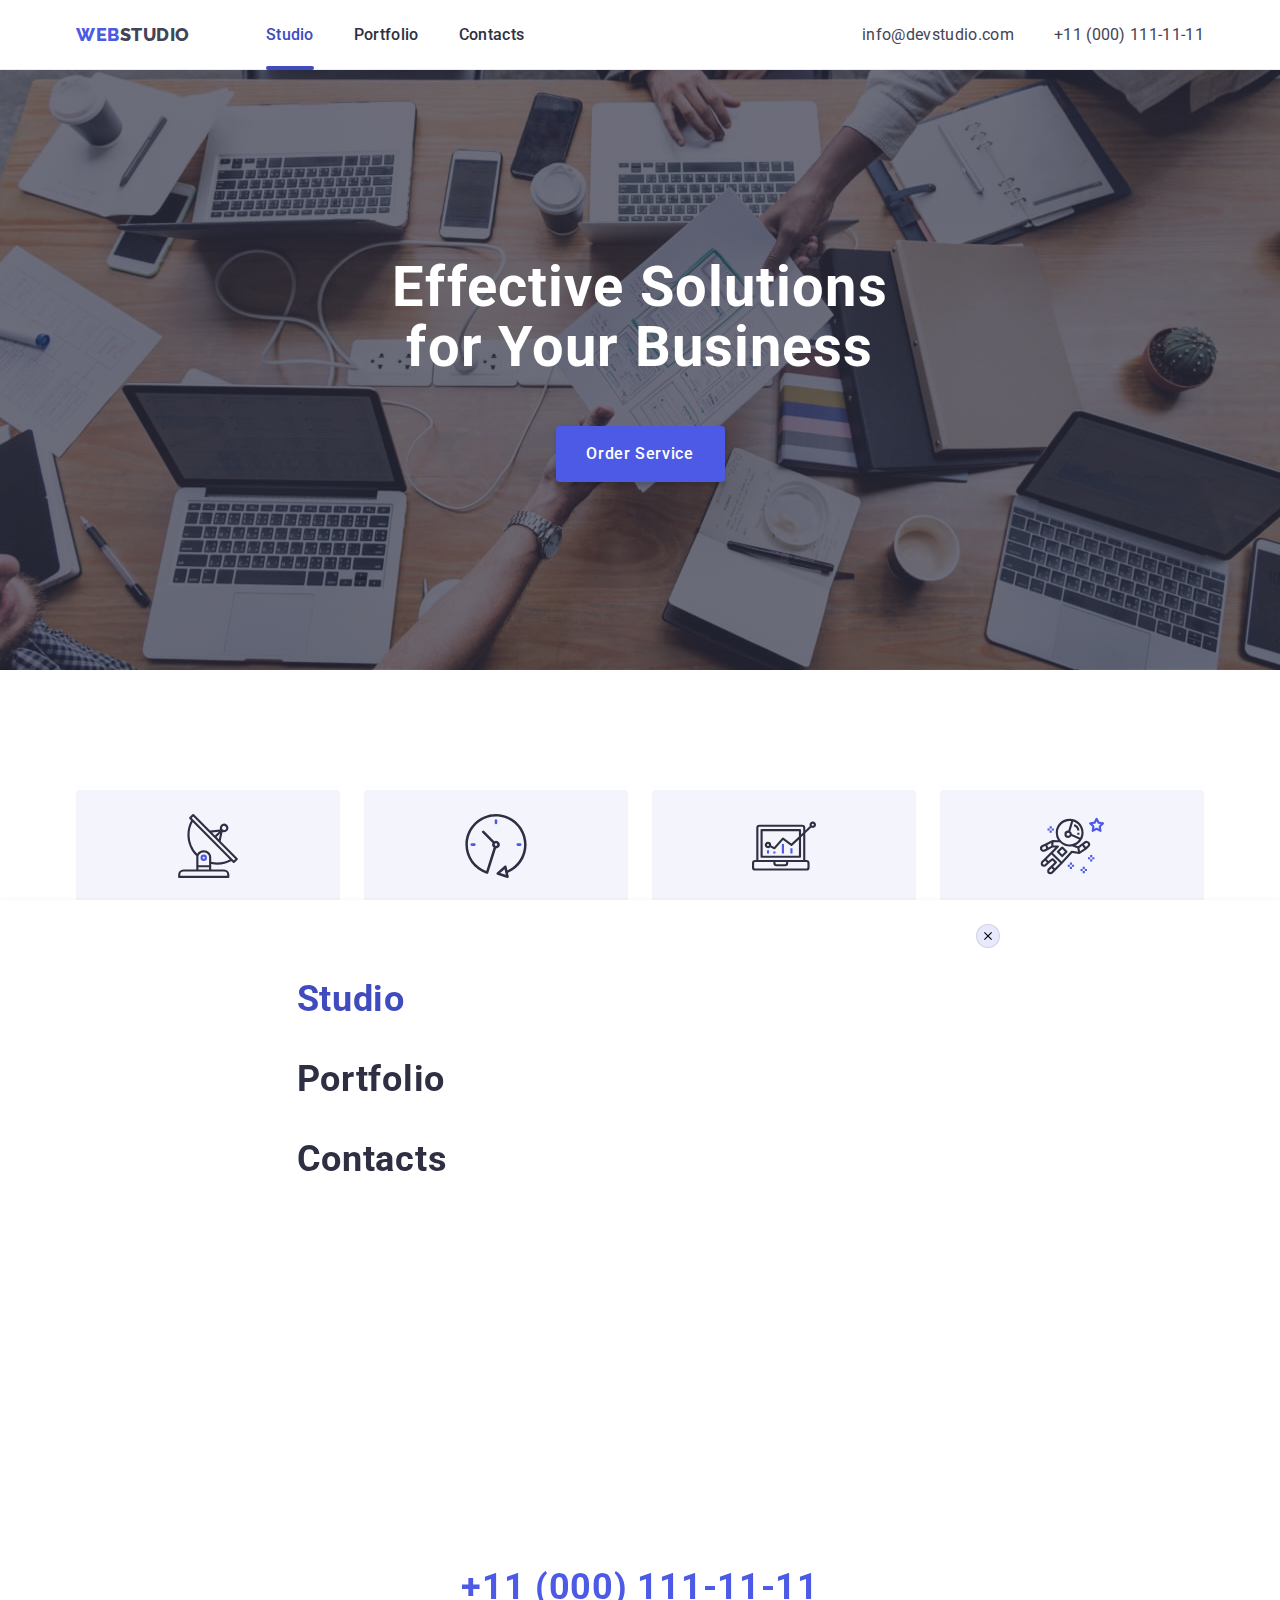
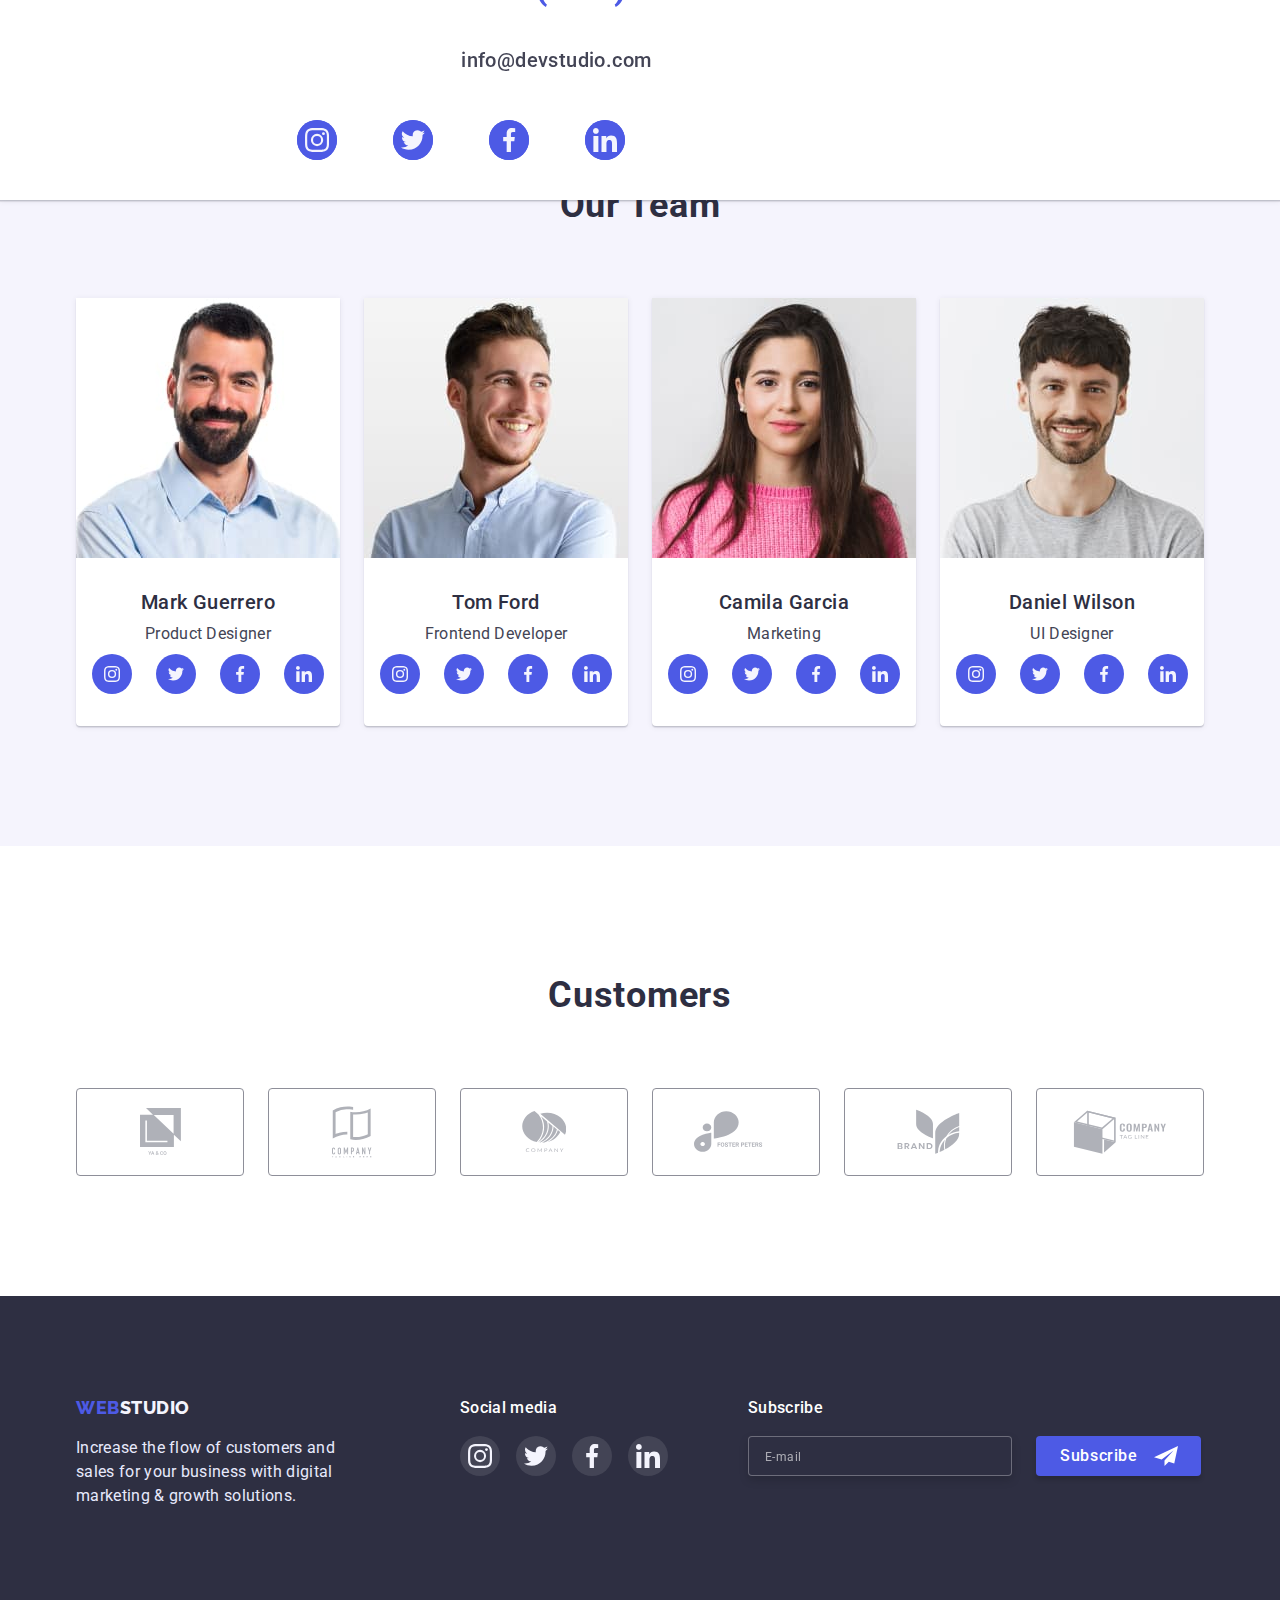
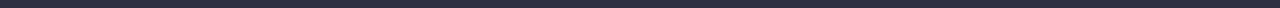
<file: index.html>
<!DOCTYPE html>
<html lang="en">
  <head>
    <meta charset="UTF-8" />
    <meta http-equiv="X-UA-Compatible" content="IE=edge" />
    <meta name="viewport" content="width=device-width, initial-scale=1.0" />
    <title>WebStudio</title>
    <link rel="preconnect" href="https://fonts.googleapis.com" />
    <link rel="preconnect" href="https://fonts.gstatic.com" crossorigin />
    <link
      href="https://fonts.googleapis.com/css2?family=Raleway:wght@800&family=Roboto:wght@400;500;700;900&display=swap"
      rel="stylesheet"
    />
    <!--Modern-normalize-->
    <link
      rel="stylesheet"
      href="https://cdnjs.cloudflare.com/ajax/libs/modern-normalize/1.1.0/modern-normalize.min.css"
    />
    <!--Custom styles-->
    <link rel="stylesheet" href="./css/styles.css" />
  </head>

  <body>
    <!-- Header section -->
    <header class="header">
      <div class="container-header container">
        <a class="logo" href="./index.html">
          <span class="logo-accent">Web</span>Studio</a
        >
        <nav>
          <ul class="site-nav">
            <li class="item">
              <a href="./index.html" class="nav-link current">Studio</a>
            </li>
            <li class="item">
              <a href="./portfolio.html" class="nav-link">Portfolio</a>
            </li>
            <li class="item">
              <a href="" class="nav-link">Contacts</a>
            </li>
          </ul>
        </nav>
        <address class="address">
          <ul class="address-list">
            <li class="item">
              <a href="mailto:info@devstudio.com" class="address-link"
                >info@devstudio.com</a
              >
            </li>
            <li class="item">
              <a href="tel:+110001111111" class="address-link"
                >+11 (000) 111-11-11</a
              >
            </li>
          </ul>
        </address>
        <!-- mob-menu-button -->
        <button type="button" class="menu-button js-open-menu">
          <svg class="menu-burger-icon" width="32" height="22">
            <use
              href="./images/symbol-defs.svg#icon-charm_menu-hamburger"
            ></use>
          </svg>
        </button>
      </div>
      <!-- mob-menu -->
      <div class="mob-menu js-menu-container">
        <div class="mob-container">
          <button class="modal-close-btn js-close-menu" type="button">
            <svg class="modal-close-btn-icon" width="8" height="8">
              <use href="./images/symbol-defs.svg#icon-close-modal"></use>
            </svg>
          </button>
          <ul class="mob-item-list">
            <li class="mob-item">
              <a
                href="index.html"
                target="_self"
                rel="noreferrer noopener"
                class="mob-link color-active"
                >Studio</a
              >
            </li>
            <li class="mob-item">
              <a
                href="portfolio.html"
                target="_self"
                rel="noreferrer noopener"
                class="mob-link"
                >Portfolio</a
              >
            </li>
            <li class="mob-item">
              <a
                href="#"
                target="_self"
                rel="noreferrer noopener"
                class="mob-link"
                >Contacts</a
              >
            </li>
          </ul>

          <div class="mob-menu-wrap">
            <address class="mob-address">
              <ul class="mob-address-list">
                <li class="mob-address-item">
                  <a class="mob-tel-link" href="tel:+110001111111"
                    >+11 (000) 111-11-11</a
                  >
                </li>
                <li class="mob-address-item">
                  <a class="mob-email-link" href="mailto:info@devstudio.com"
                    >info@devstudio.com</a
                  >
                </li>
              </ul>
            </address>
            <ul class="mob-soc-list">
              <li class="mob-soc-item">
                <a href="" class="mob-soc-link">
                  <svg class="mob-soc-icon" width="24" height="24">
                    <use
                      href="./images/symbol-defs.svg#icon-instagram-big"
                    ></use>
                  </svg>
                </a>
              </li>
              <li class="mob-soc-item">
                <a href="" class="mob-soc-link">
                  <svg class="mob-soc-icon" width="24" height="24">
                    <use href="./images/symbol-defs.svg#icon-twitter-big"></use>
                  </svg>
                </a>
              </li>
              <li class="mob-soc-item">
                <a href="" class="mob-soc-link">
                  <svg class="mob-soc-icon" width="24" height="24">
                    <use
                      href="./images/symbol-defs.svg#icon-facebook-small"
                    ></use></svg
                ></a>
              </li>
              <li class="mob-soc-item">
                <a href="" class="mob-soc-link">
                  <svg class="mob-soc-icon" width="24" height="24">
                    <use
                      href="./images/symbol-defs.svg#icon-linkedin-small"
                    ></use></svg
                ></a>
              </li>
            </ul>
          </div>
        </div>
      </div>
    </header>
    <main>
      <!-- section hero -->
      <section class="hero">
        <h1 class="hero-header">Effective Solutions for Your Business</h1>
        <button class="btn" type="button" data-modal-open>Order Service</button>
      </section>
      <!-- section our advantages -->
      <section class="advantages">
        <div class="container-advantage container">
          <h2 class="visually-hidden">Our advantages</h2>
          <ul class="advantages-list">
            <li class="advantages-list-item">
              <div class="icons">
                <svg width="64" height="64">
                  <use href="./images/symbol-defs.svg#icon-antenna"></use>
                </svg>
              </div>
              <h3 class="subtitle-advantages">Strategy</h3>
              <p class="text-advantages">
                Our goal is to identify the business problem to walk away with
                the perfect and creative solution.
              </p>
            </li>
            <li class="advantages-list-item">
              <div class="icons">
                <svg width="64" height="64">
                  <use href="./images/symbol-defs.svg#icon-clock"></use>
                </svg>
              </div>
              <h3 class="subtitle-advantages">Punctuality</h3>
              <p class="text-advantages">
                Bring the key message to the brand's audience for the best price
                within the shortest possible time.
              </p>
            </li>
            <li class="advantages-list-item">
              <div class="icons">
                <svg width="64" height="64">
                  <use href="./images/symbol-defs.svg#icon-diagram"></use>
                </svg>
              </div>
              <h3 class="subtitle-advantages">Diligence</h3>
              <p class="text-advantages">
                Research and confirm brands that present the strongest digital
                growth opportunities and minimize risk.
              </p>
            </li>
            <li class="advantages-list-item">
              <div class="icons">
                <svg width="64" height="64">
                  <use href="./images/symbol-defs.svg#icon-astronaut"></use>
                </svg>
              </div>
              <h3 class="subtitle-advantages">Technologies</h3>
              <p class="text-advantages">
                Design practice focused on digital experiences. We bring forth a
                deep passion for problem-solving.
              </p>
            </li>
          </ul>
        </div>
      </section>
      <!-- section what are we doing -->
      <section class="occupation">
        <div class="container">
          <h2 class="gallery-title">What are we doing</h2>
          <ul class="occupation-list">
            <li class="item">
              <img
                class="gallery-image"
                src="./images/"
                srcset="./images/monitor.jpg 1x, ./images/monitor@2x.jpg 2x"
                alt="Desktop monitor"
                width="360"
                height="300"
              />
            </li>
            <li class="item">
              <img
                class="gallery-image"
                src="./images/"
                srcset="
                  ./images/mobile-messenger.jpg    1x,
                  ./images/mobile-messenger@2x.jpg 2x
                "
                alt="Mobile messenger correspondence"
                width="360"
                height="300"
              />
            </li>
            <li class="item">
              <img
                class="gallery-item"
                src="./images/"
                srcset="
                  ./images/mobile-in-hand.jpg    1x,
                  ./images/mobile-in-hand@2x.jpg 2x
                "
                alt="Mobile phone with a
              picture on the screen in a hand"
                width="360"
                height="300"
              />
            </li>
          </ul>
        </div>
      </section>
      <!-- section our team -->
      <!-- social links list-->
      <section class="team">
        <div class="container">
          <h2 class="title-section">Our Team</h2>
          <ul class="team-list">
            <li class="team-link">
              <img
              src="./images/"
                srcset="
                  ./images/product_designer.jpg    1x,
                  ./images/product_designer@2x.jpg 2x
                "
                alt="Man on the photo"
                width="264"
                height="260"
              />
              <h3 class="subtitle-team">Mark Guerrero</h3>
              <p class="text-team">Product Designer</p>
              <ul class="social-links">
                <li>
                  <a
                    href="https://instagram.com"
                    class="link"
                    aria-label="instagram icon"
                  >
                    <svg class="link-icon" width="16" height="16">
                      <use
                        href="./images/symbol-defs.svg#icon-instagram-big"
                      ></use>
                    </svg>
                  </a>
                </li>
                <li>
                  <a
                    href="https://twitter.com"
                    class="link"
                    aria-label="twitter icon"
                  >
                    <svg class="link-icon" width="16" height="16">
                      <use
                        href="./images/symbol-defs.svg#icon-twitter-big"
                      ></use>
                    </svg>
                  </a>
                </li>
                <li>
                  <a
                    href="https://facebook.com"
                    class="link"
                    aria-label="facebook icon"
                  >
                    <svg class="link-icon" width="16" height="16">
                      <use
                        href="./images/symbol-defs.svg#icon-facebook-big"
                      ></use>
                    </svg>
                  </a>
                </li>
                <li>
                  <a
                    href="https://linkedin.com"
                    class="link"
                    aria-label="linkedin icon"
                  >
                    <svg class="link-icon" width="16" height="16">
                      <use
                        href="./images/symbol-defs.svg#icon-linkedin-big"
                      ></use>
                    </svg>
                  </a>
                </li>
              </ul>
            </li>
            <li class="team-link">
              <img
              src="./images/"
                srcset="
                  ./images/frontend_developer.jpg    1x,
                  ./images/frontend_developer@2x.jpg 2x
                "
                alt="Man on the photo"
                width="264"
                height="260"
              />
              <h3 class="subtitle-team">Tom Ford</h3>
              <p class="text-team">Frontend Developer</p>
              <ul class="social-links">
                <li>
                  <a
                    href="https://instagram.com"
                    class="link"
                    aria-label="instagram icon"
                  >
                    <svg class="link-icon" width="16" height="16">
                      <use
                        href="./images/symbol-defs.svg#icon-instagram-big"
                      ></use>
                    </svg>
                  </a>
                </li>
                <li>
                  <a
                    href="https://twitter.com"
                    class="link"
                    aria-label="twitter icon"
                  >
                    <svg class="link-icon" width="16" height="16">
                      <use
                        href="./images/symbol-defs.svg#icon-twitter-big"
                      ></use>
                    </svg>
                  </a>
                </li>
                <li>
                  <a
                    href="https://facebook.com"
                    class="link"
                    aria-label="facebook icon"
                  >
                    <svg class="link-icon" width="16" height="16">
                      <use
                        href="./images/symbol-defs.svg#icon-facebook-big"
                      ></use>
                    </svg>
                  </a>
                </li>
                <li>
                  <a
                    href="https://linkedin.com"
                    class="link"
                    aria-label="linkedin icon"
                  >
                    <svg class="link-icon" width="16" height="16">
                      <use
                        href="./images/symbol-defs.svg#icon-linkedin-big"
                      ></use>
                    </svg>
                  </a>
                </li>
              </ul>
            </li>
            <li class="team-link">
              <img
              src="./images/"
                srcset="./images/marketing.jpg 1x, ./images/marketing@2x.jpg 2x"
                alt="Woman on the photo"
                width="264"
                height="260"
              />
              <h3 class="subtitle-team">Camila Garcia</h3>
              <p class="text-team">Marketing</p>
              <ul class="social-links">
                <li>
                  <a
                    href="https://instagram.com"
                    class="link"
                    aria-label="instagram icon"
                  >
                    <svg class="link-icon" width="16" height="16">
                      <use
                        href="./images/symbol-defs.svg#icon-instagram-big"
                      ></use>
                    </svg>
                  </a>
                </li>
                <li>
                  <a
                    href="https://twitter.com"
                    class="link"
                    aria-label="twitter icon"
                  >
                    <svg class="link-icon" width="16" height="16">
                      <use
                        href="./images/symbol-defs.svg#icon-twitter-big"
                      ></use>
                    </svg>
                  </a>
                </li>
                <li>
                  <a
                    href="https://facebook.com"
                    class="link"
                    aria-label="facebook icon"
                  >
                    <svg class="link-icon" width="16" height="16">
                      <use
                        href="./images/symbol-defs.svg#icon-facebook-big"
                      ></use>
                    </svg>
                  </a>
                </li>
                <li>
                  <a
                    href="https://linkedin.com"
                    class="link"
                    aria-label="linkedin icon"
                  >
                    <svg class="link-icon" width="16" height="16">
                      <use
                        href="./images/symbol-defs.svg#icon-linkedin-big"
                      ></use>
                    </svg>
                  </a>
                </li>
              </ul>
            </li>
            <li class="team-link">
              <img
              src="./images/"
                srcset="
                  ./images/ui_designer.jpg    1x,
                  ./images/ui_designer@2x.jpg 2x
                "
                alt="Man on the photo"
                width="264"
                height="260"
              />
              <h3 class="subtitle-team">Daniel Wilson</h3>
              <p class="text-team">UI Designer</p>
              <ul class="social-links">
                <li>
                  <a
                    href="https://instagram.com"
                    class="link"
                    aria-label="instagram icon"
                  >
                    <svg class="link-icon" width="16" height="16">
                      <use
                        href="./images/symbol-defs.svg#icon-instagram-big"
                      ></use>
                    </svg>
                  </a>
                </li>
                <li>
                  <a
                    href="https://twitter.com"
                    class="link"
                    aria-label="twitter icon"
                  >
                    <svg class="link-icon" width="16" height="16">
                      <use
                        href="./images/symbol-defs.svg#icon-twitter-big"
                      ></use>
                    </svg>
                  </a>
                </li>
                <li>
                  <a
                    href="https://facebook.com"
                    class="link"
                    aria-label="facebook icon"
                  >
                    <svg class="link-icon" width="16" height="16">
                      <use
                        href="./images/symbol-defs.svg#icon-facebook-big"
                      ></use>
                    </svg>
                  </a>
                </li>
                <li>
                  <a
                    href="https://linkedin.com"
                    class="link"
                    aria-label="linkedin icon"
                  >
                    <svg class="link-icon" width="16" height="16">
                      <use
                        href="./images/symbol-defs.svg#icon-linkedin-big"
                      ></use>
                    </svg>
                  </a>
                </li>
              </ul>
            </li>
          </ul>
        </div>
      </section>
      <!-- customers -->
      <section class="customers">
        <div class="container">
          <h2 class="title-section">Customers</h2>
          <ul class="customers-list">
            <li class="customers-image">
              <a href="#" class="customers-link" aria-label="company link">
                <svg class="customers-logo" width="41" height="46.97">
                  <use href="./images/symbol-defs.svg#icon-customer1"></use>
                </svg>
              </a>
            </li>
            <li class="customers-image">
              <a href="#" class="customers-link" aria-label="company link">
                <svg class="customers-logo" width="40" height="52">
                  <use href="./images/symbol-defs.svg#icon-customer2"></use>
                </svg>
              </a>
            </li>
            <li class="customers-image">
              <a href="#" class="customers-link" aria-label="company link">
                <svg class="customers-logo" width="44" height="41">
                  <use href="./images/symbol-defs.svg#icon-customer3"></use>
                </svg>
              </a>
            </li>
            <li class="customers-image">
              <a href="#" class="customers-link" aria-label="company link">
                <svg class="customers-logo" width="84" height="41">
                  <use href="./images/symbol-defs.svg#icon-customer4"></use>
                </svg>
              </a>
            </li>
            <li class="customers-image">
              <a href="#" class="customers-link" aria-label="company link">
                <svg class="customers-logo" width="63" height="45">
                  <use href="./images/symbol-defs.svg#icon-customer5"></use>
                </svg>
              </a>
            </li>
            <li class="customers-image">
              <a href="#" class="customers-link" aria-label="company link">
                <svg class="customers-logo" width="94" height="44">
                  <use href="./images/symbol-defs.svg#icon-customer6"></use>
                </svg>
              </a>
            </li>
          </ul>
        </div>
      </section>
    </main>
    <!-- Footer area -->
    <footer class="footer">
      <div class="container footer-container">
        <div class="logo-container">
          <a class="footer-logo" href="./index.html">
            <span class="logo-accent">Web</span>Studio</a
          >
          <p class="footer-text">
            Increase the flow of customers and sales for your business with
            digital marketing & growth solutions.
          </p>
        </div>
        <div class="footer-social">
          <p class="social-title">Social media</p>
          <ul class="social-icons">
            <li class="social-item">
              <a href="" class="social-link" aria-label="instagram icon"
                ><svg class="social-icon" width="24" height="24">
                  <use
                    href="./images/symbol-defs.svg#icon-instagram-small"
                  ></use></svg
              ></a>
            </li>
            <li class="social-item">
              <a href="" class="social-link" aria-label="twitter icon"
                ><svg class="social-icon" width="24" height="24">
                  <use
                    href="./images/symbol-defs.svg#icon-twitter-small"
                  ></use></svg
              ></a>
            </li>
            <li class="social-item">
              <a href="" class="social-link" aria-label="facebook icon"
                ><svg class="social-icon" width="24" height="24">
                  <use
                    href="./images/symbol-defs.svg#icon-facebook-small"
                  ></use></svg
              ></a>
            </li>
            <li class="social-item">
              <a href="" class="social-link" aria-label="linkedin icon"
                ><svg class="social-icon" width="24" height="24">
                  <use
                    href="./images/symbol-defs.svg#icon-linkedin-small"
                  ></use></svg
              ></a>
            </li>
          </ul>
        </div>
        <div class="footer-subscribe">
          <p class="subscribe-title">Subscribe</p>
          <form class="footer-subscribe-form">
            <label>
              <input
                type="email"
                class="footer-subscribe-form-input"
                placeholder="E-mail"
              />
            </label>
            <button type="submit" class="footer-subscribe-form-button">
              Subscribe
              <svg class="footer-submit-btn-icon" width="24" height="24">
                <use href="./images/symbol-defs.svg#icon-footer-btn-icon"></use>
              </svg>
            </button>
          </form>
        </div>
      </div>
    </footer>
    <div class="backdrop is-hidden" data-modal>
      <div class="modal">
        <button type="button" class="modal-close-btn" data-modal-close>
          <svg class="modal-close-btn-icon" width="8" height="8">
            <use href="./images/symbol-defs.svg#icon-close-modal"></use>
          </svg>
        </button>
        <p class="modal-heading">
          Leave your contacts and we will call you back
        </p>
        <form class="modal-form">
          <label class="modal-form-field">
            <span class="modal-form-input-desc">Name</span>
            <span class="modal-form-input-wrapper">
              <input
                type="text"
                name="user_name"
                class="modal-form-input"
                required
                pattern="[a-zA-Z]+"
                minlength="2"
              />
              <svg class="modal-form-input-icon" width="18" height="18">
                <use href="./images/symbol-defs.svg#icon-person-icon"></use>
              </svg>
            </span>
          </label>
          <label class="modal-form-field">
            <span class="modal-form-input-desc">Phone</span>
            <span class="modal-form-input-wrapper">
              <input
                type="tel"
                name="user_phone"
                class="modal-form-input"
                required
                pattern="[0-9]{3}-[0-9]{3}-[0-9]{2}-[0-9]{2}"
                title="xxx-xxx-xx-xx"
              />
              <svg class="modal-form-input-icon" width="18" height="24">
                <use href="./images/symbol-defs.svg#icon-phone-icon"></use>
              </svg>
            </span>
          </label>
          <label class="modal-form-field">
            <span class="modal-form-input-desc">Email</span>
            <span class="modal-form-input-wrapper">
              <input
                type="email"
                name="user_email"
                class="modal-form-input"
                required
              />
              <svg class="modal-form-input-icon" width="18" height="24">
                <use href="./images/symbol-defs.svg#icon-email"></use>
              </svg>
            </span>
          </label>
          <label class="modal-form-field">
            <span class="modal-form-input-desc">Comment</span>
            <textarea
              name="user_message"
              class="modal-form-message"
              placeholder="Text input"
            ></textarea>
          </label>
          <input
            id="user-policy"
            type="checkbox"
            name="user_policy"
            class="modal-form-check visually-hidden"
          />
          <label for="user-policy" class="modal-form-check-desc"
            >I accept the terms and conditions of the&nbsp;<a
              href=""
              class="privacy-policy"
              >Privacy Policy</a
            ></label
          >
          <button type="submit" class="modal-form-submit">Send</button>
        </form>
      </div>
    </div>

    <script src="./js/modal.js"></script>
    <script src="./js/mobile-menu.js"></script>
  </body>
</html>
</file>
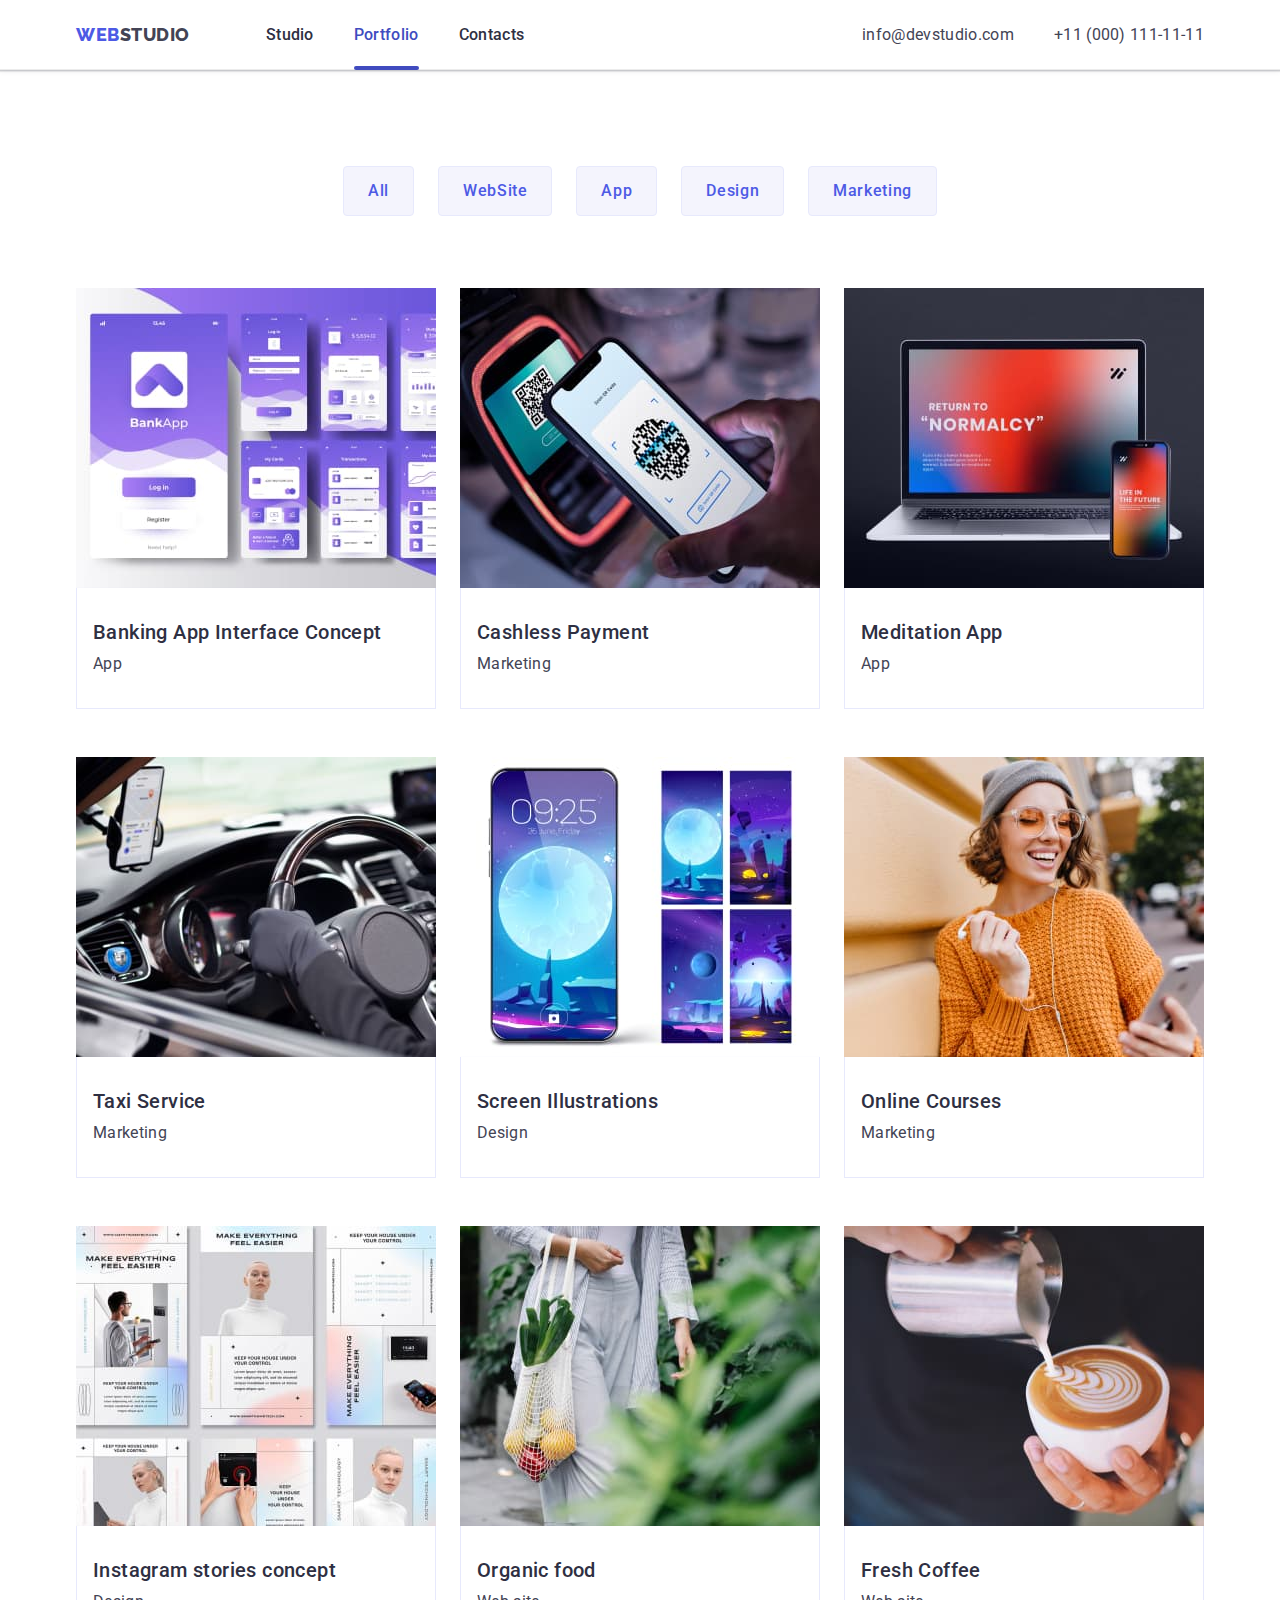
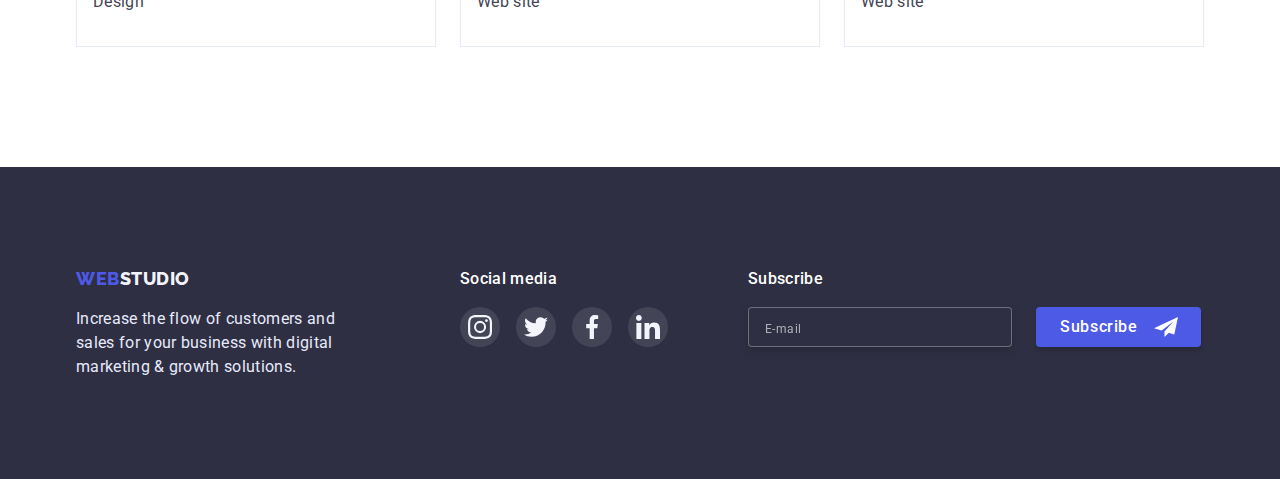
<file: portfolio.html>
<!DOCTYPE html>
<html lang="en">
  <head>
    <meta charset="UTF-8" />
    <meta http-equiv="X-UA-Compatible" content="IE=edge" />
    <meta name="viewport" content="width=device-width, initial-scale=1.0" />
    <title>Portfolio</title>
    <link
      href="https://fonts.googleapis.com/css2?family=Raleway:wght@800&family=Roboto:wght@400;500;700;900&display=swap"
      rel="stylesheet"
    />
    <link
      rel="stylesheet"
      href="https://cdnjs.cloudflare.com/ajax/libs/modern-normalize/1.1.0/modern-normalize.min.css"
    />
    <link rel="stylesheet" href="./css/styles.css" />
  </head>

  <body>
    <!-- Header section -->
    <header class="header">
      <div class="container">
        <div class="container-header">
          <a class="logo" href="./index.html">
            <span class="logo-accent">Web</span>Studio</a
          >
          <nav>
            <ul class="site-nav">
              <li class="item">
                <a href="./index.html" class="nav-link">Studio</a>
              </li>
              <li class="item">
                <a href="./portfolio.html" class="nav-link current"
                  >Portfolio</a
                >
              </li>
              <li class="item">
                <a href="" class="nav-link">Contacts</a>
              </li>
            </ul>
          </nav>
          <address class="address">
            <ul class="address-list">
              <li class="item">
                <a href="mailto:info@devstudio.com" class="address-link"
                  >info@devstudio.com</a
                >
              </li>
              <li class="item">
                <a href="tel:+110001111111" class="address-link"
                  >+11 (000) 111-11-11</a
                >
              </li>
            </ul>
          </address>
        </div>
      </div>
    </header>
    <!-- Main content of the site -->
    <main>
      <section class="section-portfolio">
        <div class="container">
          <h1 class="visually-hidden">List of our projects</h1>
          <ul class="btn-list">
            <li class="btn-item"><button class="button">All</button></li>
            <li class="btn-item">
              <button class="button">WebSite</button>
            </li>
            <li class="btn-item"><button class="button">App</button></li>
            <li class="btn-item">
              <button class="button">Design</button>
            </li>
            <li class="btn-item">
              <button class="button">Marketing</button>
            </li>
          </ul>
          <ul class="card-set">
            <li class="card-item">
              <a href="" class="card-item-link">
                <div class="team-list-img-wrapper">
                  <img
                    src="./images/banking-img.jpg"
                    alt="banking app interface"
                    width="360"
                    height="300"
                  />
                  <p class="overlay">
                    14 Stylish and User-Friendly App Design Concepts · Task
                    Manager App · Calorie Tracker App · Exotic Fruit Ecommerce
                    App · Cloud Storage App
                  </p>
                </div>
                <div class="card-container">
                  <h2 class="projects-header">Banking App Interface Concept</h2>
                  <p class="projects-text">App</p>
                </div>
              </a>
            </li>
            <li class="card-item">
              <a href="" class="card-item-link">
                <div class="team-list-img-wrapper">
                  <img
                    src="./images/cashless-img.jpg"
                    alt="cashless payment"
                    width="360"
                    height="300"
                  />
                  <p class="overlay">
                    14 Stylish and User-Friendly App Design Concepts · Task
                    Manager App · Calorie Tracker App · Exotic Fruit Ecommerce
                    App · Cloud Storage App
                  </p>
                </div>

                <div class="card-container">
                  <h2 class="projects-header">Cashless Payment</h2>
                  <p class="projects-text">Marketing</p>
                </div>
              </a>
            </li>
            <li class="card-item">
              <a href="" class="card-item-link">
                <div class="team-list-img-wrapper">
                  <img
                    src="./images/meditation-img.jpg"
                    alt="meditation app"
                    width="360"
                    height="300"
                  />
                  <p class="overlay">
                    14 Stylish and User-Friendly App Design Concepts · Task
                    Manager App · Calorie Tracker App · Exotic Fruit Ecommerce
                    App · Cloud Storage App
                  </p>
                </div>

                <div class="card-container">
                  <h2 class="projects-header">Meditation App</h2>
                  <p class="projects-text">App</p>
                </div>
              </a>
            </li>
            <li class="card-item">
              <a href="" class="card-item-link">
                <div class="team-list-img-wrapper">
                  <img
                    src="./images/taxi-img.jpg"
                    alt="taxi service"
                    width="360"
                    height="300"
                  />
                  <p class="overlay">
                    14 Stylish and User-Friendly App Design Concepts · Task
                    Manager App · Calorie Tracker App · Exotic Fruit Ecommerce
                    App · Cloud Storage App
                  </p>
                </div>

                <div class="card-container">
                  <h2 class="projects-header">Taxi Service</h2>
                  <p class="projects-text">Marketing</p>
                </div>
              </a>
            </li>
            <li class="card-item">
              <a href="" class="card-item-link">
                <div class="team-list-img-wrapper">
                  <img
                    src="./images/screen-img.jpg"
                    alt="screen illustrations"
                    width="360"
                    height="300"
                  />
                  <p class="overlay">
                    14 Stylish and User-Friendly App Design Concepts · Task
                    Manager App · Calorie Tracker App · Exotic Fruit Ecommerce
                    App · Cloud Storage App
                  </p>
                </div>

                <div class="card-container">
                  <h2 class="projects-header">Screen Illustrations</h2>
                  <p class="projects-text">Design</p>
                </div>
              </a>
            </li>
            <li class="card-item">
              <a href="" class="card-item-link">
                <div class="team-list-img-wrapper">
                  <img
                    src="./images/online-img.jpg"
                    alt="online courses"
                    width="360"
                    height="300"
                  />
                  <p class="overlay">
                    14 Stylish and User-Friendly App Design Concepts · Task
                    Manager App · Calorie Tracker App · Exotic Fruit Ecommerce
                    App · Cloud Storage App
                  </p>
                </div>

                <div class="card-container">
                  <h2 class="projects-header">Online Courses</h2>
                  <p class="projects-text">Marketing</p>
                </div>
              </a>
            </li>
            <li class="card-item">
              <a href="" class="card-item-link">
                <div class="team-list-img-wrapper">
                  <img
                    src="./images/instagram-img.jpg"
                    alt="instagram stories"
                    width="360"
                    height="300"
                  />
                  <p class="overlay">
                    14 Stylish and User-Friendly App Design Concepts · Task
                    Manager App · Calorie Tracker App · Exotic Fruit Ecommerce
                    App · Cloud Storage App
                  </p>
                </div>

                <div class="card-container">
                  <h2 class="projects-header">Instagram stories concept</h2>
                  <p class="projects-text">Design</p>
                </div>
              </a>
            </li>
            <li class="card-item">
              <a href="" class="card-item-link">
                <div class="team-list-img-wrapper">
                  <img
                    src="./images/organic-img.jpg"
                    alt="organic food"
                    width="360"
                    height="300"
                  />
                  <p class="overlay">
                    14 Stylish and User-Friendly App Design Concepts · Task
                    Manager App · Calorie Tracker App · Exotic Fruit Ecommerce
                    App · Cloud Storage App
                  </p>
                </div>

                <div class="card-container">
                  <h2 class="projects-header">Organic food</h2>
                  <p class="projects-text">Web site</p>
                </div>
              </a>
            </li>
            <li class="card-item">
              <a href="" class="card-item-link">
                <div class="team-list-img-wrapper">
                  <img
                    src="./images/fresh-img.jpg"
                    alt="fresh coffee"
                    width="360"
                    height="300"
                  />
                  <p class="overlay">
                    14 Stylish and User-Friendly App Design Concepts · Task
                    Manager App · Calorie Tracker App · Exotic Fruit Ecommerce
                    App · Cloud Storage App
                  </p>
                </div>
                <div class="card-container">
                  <h2 class="projects-header">Fresh Coffee</h2>
                  <p class="projects-text">Web site</p>
                </div>
              </a>
            </li>
          </ul>
        </div>
      </section>
    </main>
    <!-- Footer area -->
    <footer class="footer">
      <div class="container footer-container">
        <div class="logo-container">
          <a class="footer-logo" href="./index.html">
            <span class="logo-accent">Web</span>Studio</a
          >
          <p class="footer-text">
            Increase the flow of customers and sales for your business with
            digital marketing & growth solutions.
          </p>
        </div>
        <div class="footer-social">
          <p class="social-title">Social media</p>
          <ul class="social-icons">
            <li class="social-item">
              <a href="" class="social-link" aria-label="instagram icon"
                ><svg class="social-icon" width="24" height="24">
                  <use
                    href="./images/symbol-defs.svg#icon-instagram-small"
                  ></use></svg
              ></a>
            </li>
            <li class="social-item">
              <a href="" class="social-link" aria-label="twitter icon"
                ><svg class="social-icon" width="24" height="24">
                  <use
                    href="./images/symbol-defs.svg#icon-twitter-small"
                  ></use></svg
              ></a>
            </li>
            <li class="social-item">
              <a href="" class="social-link" aria-label="facebook icon"
                ><svg class="social-icon" width="24" height="24">
                  <use
                    href="./images/symbol-defs.svg#icon-facebook-small"
                  ></use></svg
              ></a>
            </li>
            <li class="social-item">
              <a href="" class="social-link" aria-label="linkedin icon"
                ><svg class="social-icon" width="24" height="24">
                  <use
                    href="./images/symbol-defs.svg#icon-linkedin-small"
                  ></use></svg
              ></a>
            </li>
          </ul>
        </div>
        <div class="footer-subscribe">
          <p class="subscribe-title">Subscribe</p>
          <form class="footer-subscribe-form">
            <label>
              <input
              type="email"
              class="footer-subscribe-form-input"
              placeholder="E-mail"
            />
            </label>
            <button type="submit" class="footer-subscribe-form-button">
              Subscribe
              <svg class="footer-submit-btn-icon" width="24" height="24">
                <use href="./images/symbol-defs.svg#icon-footer-btn-icon"></use>
              </svg>
            </button>
          </form>
        </div>
      </div>
    </footer>
  </body>
</html>
</file>
<file: css/styles.css>
:root {
  --primary-bg-color: #ffffff;
  --secondary-bg-color: #4d5ae5;
  --color-main-text: #434455;
  --color-secondary-text: #2e2f42;
  --accent: #404bbf;
  --color-bg-team: #f5f4fd;
  --color-footer-logo: #f4f4fd;
  --color-footer-text: #e7e9fc;
  --border-customers-color: #8e8f99;
  --customers-logo-color: #afb1b8;
  --transition-duration-and-func: 250ms cubic-bezier(0.4, 0, 0.2, 1);
  --indent: 24px;
  --items: 4;
}

/* General formatting */

body {
  background-color: var(--primary-bg-color);
  color: var(--color-main-text);
  font-family: "Roboto", sans-serif;
  font-style: normal;
  font-size: 16px;
}

ul,
ol {
  padding: 0;
  margin: 0;
  list-style: none;
}

a {
  text-decoration: none;
}

button {
  cursor: pointer;
}

img {
  display: block;
  max-width: 100%;
  height: auto;
}

.visually-hidden {
  position: absolute;
  white-space: nowrap;
  width: 1px;
  height: 1px;
  overflow: hidden;
  border: 0;
  padding: 0;
  clip: rect(0 0 0 0);
  clip-path: inset(50%);
  margin: -1px;
}

.container {
  max-width: 428px;
  margin-right: auto;
  margin-left: auto;
  padding-left: 15px;
  padding-right: 15px;
}

@media screen and (min-width: 768px) {
  .container {
    max-width: 582px;
  }
  .container-advantage {
    max-width: 768px;
  }
}

@media screen and (min-width: 1200px) {
  .container {
    max-width: 1158px;
  }
  .container-advantage {
    max-width: 1158px;
  }
}

/* Logo */
.logo {
  margin-right: 76px;

  color: var(--color-main-text);
  font-family: "Raleway", sans-serif;
  font-weight: 800;
  font-size: 18px;
  line-height: 1.33;
  letter-spacing: 0.03em;
  text-transform: uppercase;
}

.logo-accent {
  color: var(--secondary-bg-color);
}

/* Header */

.header {
  border-bottom: 1px solid #ececec;
  box-shadow: 0px 2px 1px rgba(46, 47, 66, 0.08),
    0px 1px 1px rgba(46, 47, 66, 0.16), 0px 1px 6px rgba(46, 47, 66, 0.08);
}

.container-header {
  display: flex;
  align-items: center;
}

@media screen and (min-width: 768px) {
  .container-header {
    max-width: 768px;
  }
}

@media screen and (min-width: 1200px) {
  .container-header {
    max-width: 1158px;
  }
}

/* Nav */

.site-nav {
  display: flex;
  gap: 40px;
}

@media screen and (min-width: 320px) and (max-width: 767px) {
  .site-nav {
    display: none;
  }
}

.nav-link {
  display: block;
  padding-top: 24px;
  padding-bottom: 24px;

  color: var(--color-secondary-text);
  font-weight: 500;
  line-height: 1.33;
  letter-spacing: 0.02em;
  transition: color var(--transition-duration-and-func);
}

.nav-link:hover,
.nav-link:focus {
  color: var(--accent);
}

.nav-link.current {
  color: var(--accent);
  position: relative;
}

.nav-link.current::after {
  content: "";
  position: absolute;
  display: block;
  bottom: -1px;

  width: 100%;
  height: 4px;
  border-radius: 2px;
  background-color: var(--accent);
}

@media screen and (min-width: 768px) {
  address {
    margin-left: 118px;
  }
}

@media screen and (min-width: 1200px) {
  address {
    margin-left: auto;
  }
}

.address-list {
  display: flex;
  gap: 40px;
}

@media screen and (min-width: 320px) and (max-width: 767px) {
  .address-list {
    display: none;
  }
}

@media screen and (min-width: 768px) {
  .address-list {
    flex-wrap: wrap;
    row-gap: 12px;   
  }
}

@media screen and (min-width: 1200px) {
  .address-list {
    gap: 40px;
  }
  .address-list > .item:not(:last-child) {
    margin-bottom: 0px;
  }
}

.address-link {
  font-style: normal;
  color: var(--color-main-text);
  transition: color var(--transition-duration-and-func);
}

@media screen and (min-width: 768px) {
  .address-link {
    font-size: 12px;
    line-height: 1.17;
    letter-spacing: 0.04em;
  }
}

@media screen and (min-width: 1200px) {
  .address-link {
    font-size: 16px;
    line-height: 1.5;
    letter-spacing: 0.02em;
  }
}

.address-link:hover,
.address-link:focus {
  color: var(--accent);
}

/* Mob menu button */

.menu-button {
  padding-top: 24px;
  padding-bottom: 24px;
  min-height: 22px;
  min-width: 32px;
  display: flex;
  align-items: center;
  justify-content: center;
  margin-left: auto;

  background-color: transparent;
  border: none;
}

@media screen and (min-width: 768px) {
  .menu-button {
    display: none;
  }
}

.menu-burger-icon {
  stroke: var(--color-secondary-text);
}

.mob-menu {
  position: fixed;
  top: 0;
  left: 0;
  width: 100%;
  height: 100vh;
  z-index: 1;
  overflow-y: auto;
  background-color: var(--primary-bg-color);
  box-shadow: 0px 2px 1px rgba(46, 47, 66, 0.08),
    0px 1px 1px rgba(46, 47, 66, 0.16), 0px 1px 6px rgba(46, 47, 66, 0.08);
  transition: var(--transition-duration-and-func);
  transform: translatey(100%);
}

.mob-menu.is-open {
  transform: translatey(0);
}

.mob-container {
  height: 100%;
  width: 100%;
  max-width: 767px;

  padding-left: 40px;
  padding-right: 40px;
  padding-top: 80px;
  padding-bottom: 40px;
  display: flex;
  flex-direction: column;
  justify-content: space-between;
  overflow-y: auto;
  margin: 0 auto;
  position: relative;
}

.mob-item-list {
  display: flex;
  flex-direction: column;
  gap: 40px;
}

.mob-link {
  font-weight: 700;
  font-size: 36px;
  line-height: 1.11em;
  letter-spacing: 0.02em;
  color: var(--color-secondary-text);
}

.color-active {
  color: var(--accent);
}

.mob-link:hover,
.mob-link:focus {
  color: var(--accent);
}

.mob-menu-wrap {
  display: flex;
  flex-wrap: wrap;
  flex-direction: column;
  gap: 48px;
}

.mob-address {
  margin-right: auto;
}
.mob-address-list {
  display: flex;
  flex-direction: column;
  gap: 40px;
}

.mob-email-link {
  font-style: normal;
  font-weight: 500;
  font-size: 20px;
  line-height: 1.2em;
  letter-spacing: 0.02em;
  color: var(--color-main-text);
}

.mob-tel-link {
font-weight: 700;
font-style: normal;
font-size: 36px;
line-height: 1.11;
letter-spacing: 0.02em;
text-transform: capitalize;
color: var(--secondary-bg-color);
}

.mob-soc-list {
  display: flex;
}

@media screen and (max-width: 406px) {
  .mob-soc-list {
    gap: 27px;
  }
}

@media screen and (min-width: 407px) {
  .mob-soc-list {
    gap: 56px;
  }
}


.mob-soc-item {
  background-color: var(--secondary-bg-color);
  width: 40px;
  height: 40px;
  border-radius: 50%;
}

.mob-soc-link {
  display: flex;
  justify-content: center;
  align-items: center;
  width: 100%;
  height: 100%;
  border-radius: 50%;
  background-color: var(--secondary-bg-color);
  fill: var(--color-footer-logo);
  transition: background-color var(--transition-duration-and-func);
}

.mob-soc-icon {
  fill: var(--color-footer-logo);
}

.mob-soc-link:hover,
.mob-soc-link:focus,
.mob-soc-link:active {
  background-color: var(--accent);
}

/* Section hero */
.hero {
  padding-top: 112px;
  padding-bottom: 112px;
  max-width: 1440px;
  margin-right: auto;
  margin-left: auto;
  text-align: center;
  background-position: center;
  background-size: cover;
  background-image: linear-gradient(
      rgba(46, 47, 66, 0.7),
      rgba(46, 47, 66, 0.7)
    ),
    url(../images/people-office-mob@1x.jpg);
}

@media (min-device-pixel-ratio: 2),
  (min-resolution: 192dpi),
  (min-resolution: 2dppx) {
  .hero {
    background-image: linear-gradient(
        rgba(46, 47, 66, 0.7),
        rgba(46, 47, 66, 0.7)
      ),
      url(../images/people-office-mob@2x.jpg);
  }
}

@media screen and (min-width: 768px) {
  .hero {
    background-image: linear-gradient(
        rgba(46, 47, 66, 0.7),
        rgba(46, 47, 66, 0.7)
      ),
      url(../images/people-office-tab@1x.jpg);
  }
  @media (min-device-pixel-ratio: 2),
    (min-resolution: 192dpi),
    (min-resolution: 2dppx) {
    .hero {
      background-image: linear-gradient(
          rgba(46, 47, 66, 0.7),
          rgba(46, 47, 66, 0.7)
        ),
        url(../images/people-office-tab@2x.jpg);
    }
  }
}
@media screen and (min-width: 1200px) {
  .hero {
    padding: 188px 0;
    background-image: linear-gradient(
        rgba(46, 47, 66, 0.7),
        rgba(46, 47, 66, 0.7)
      ),
      url(../images/people-office.jpg);
  }
  @media (min-device-pixel-ratio: 2),
    (min-resolution: 192dpi),
    (min-resolution: 2dppx) {
    .hero {
      background-image: linear-gradient(
          rgba(46, 47, 66, 0.7),
          rgba(46, 47, 66, 0.7)
        ),
        url(../images/people-office-desc@2x.jpg);
    }
  }
}

.hero-header {
  margin-top: 0;
  margin-bottom: 72px;
  margin-left: auto;
  margin-right: auto;
  max-width: 320px;
  font-weight: 700;
  font-size: 36px;
  line-height: 1.11;
  text-align: center;
  letter-spacing: 0.02em;
  text-transform: capitalize;
  color: var(--primary-bg-color);
}

@media screen and (min-width: 768px) {
  .hero-header {
    text-transform: none;
    margin-bottom: 36px;
    font-size: 56px;
    line-height: 1.07;
    max-width: 496px;
  }
}

@media screen and (min-width: 1200px) {
  .hero-header {
    margin-bottom: 48px;
  }
}

.btn {
  border: none;
  border-radius: 4px;
  width: 169px;
  height: 56px;

  box-shadow: 0px 4px 4px rgba(0, 0, 0, 0.15);
  background-color: var(--secondary-bg-color);
  color: var(--primary-bg-color);

  font-family: "Roboto", sans-serif;
  font-weight: 500;
  font-size: 16px;
  line-height: 1.33;
  letter-spacing: 0.04em;
  transition: background-color var(--transition-duration-and-func);
}

.btn:hover,
.btn:focus {
  background-color: var(--accent);
}

/* Our advantages section style */

.advantages {
  padding-top: 96px;
  padding-bottom: 96px;
}

.icons {
  display: none;
}

.advantages-list-item:not(:last-child) {
  margin-bottom: 72px;
}

.subtitle-advantages {
  margin-bottom: 8px;
  margin-top: 0;
  text-align: center;
  font-weight: 700;
  font-size: 36px;
  line-height: 1.11;
  letter-spacing: 0.02em;
  color: var(--color-secondary-text);
}

.text-advantages {
  margin: 0;
  font-weight: 500;
  line-height: 1.5;
  letter-spacing: 0.02em;
}

@media screen and (min-width: 768px) {
  .subtitle-advantages {
    text-align: start;
  }
  .advantages-list-item {
    margin-left: 0;
  }
  .advantages-list-item:not(:last-child) {
    margin-bottom: 0;
  }
  .advantages-list {
    display: flex;
    flex-wrap: wrap;
    align-items: center;
    justify-content: center;
    column-gap: 24px;
    row-gap: 72px;
  }

  .advantages-list-item {
    --items: 2;
    width: calc((100% - (var(--indent)) * (var(--items) - 1)) / var(--items));
  }
}

@media screen and (min-width: 1200px) {
  .text-advantages {
    font-weight: 400;
  }  
  .advantages {
    padding-top: 120px;
    padding-bottom: 0;
  }
  .icons {
    display: flex;
    justify-content: center;
    padding-top: 24px;
    padding-bottom: 24px;
    border-radius: 4px;
    background-color: var(--color-footer-logo);
  }
  .advantages-list {
    column-gap: 0;
    row-gap: 0;
  }
  .advantages-list-item:not(:first-child) {
    margin-left: 24px;
  }
  .advantages-list-item {
    flex-basis: calc((100% - 72px) / 4);
  }
  .subtitle-advantages {
    margin-top: 8px;
    font-weight: 500;
    font-size: 20px;
    line-height: 1.2;
  }
}

/* Section what are we doing */

.occupation {
  display: none;
}

@media screen and (min-width: 1200px) {
  .occupation {
    display: block;
    padding-top: 120px;
    padding-bottom: 120px;
  }
  .gallery-title {
    margin-top: 0;
    margin-bottom: 72px;

    font-weight: 700;
    font-size: 36px;
    line-height: 1.11;
    color: var(--color-secondary-text);
    text-align: center;
    text-transform: capitalize;
  }

  img {
    display: block;
    max-width: 100%;
    height: auto;
  }

  .occupation-list {
    display: flex;
  }

  .occupation-list .item + .item {
    margin-left: 24px;
  }
}

/* Section our team  */
.team {
  background-color: var(--color-bg-team);
  padding-top: 96px;
  padding-bottom: 96px;
}
.team-link {
  padding-bottom: 32px;
  max-width: 264px;
  border-radius: 0px 0px 4px 4px;
  background-color: var(--primary-bg-color);
  box-shadow: 0px 1px 6px rgba(46, 47, 66, 0.08),
    0px 1px 1px rgba(46, 47, 66, 0.16), 0px 2px 1px rgba(46, 47, 66, 0.08);
}

@media screen and (min-width: 768px) {
  .team-list {
    display: flex;
    flex-wrap: wrap;
    row-gap: 64px;
    column-gap: 24px;
    justify-content: center;
  }
}

@media screen and (max-width: 767px) {
  .team-link {
    margin-right: auto;
    margin-left: auto;
  }
  .team-link:not(:last-child) {
    margin-bottom: 72px;
  }
}

@media screen and (min-width: 1200px) {
  .team {
    padding-top: 120px;
    padding-bottom: 120px;
  }
  .team-link {
    flex-basis: calc(
      (100% - var(--indent) * (var(--items) - 1)) / var(--items)
    );
  }
}

.title-section {
  margin-top: 0;
  margin-bottom: 72px;

  font-weight: 700;
  font-size: 36px;
  line-height: 1.11;
  letter-spacing: 0.02em;
  text-align: center;
  text-transform: capitalize;
  color: var(--color-secondary-text);
}

.subtitle-team {
  margin-top: 32px;
  margin-bottom: 8px;
  font-weight: 500;
  font-size: 20px;
  line-height: 1.2;
  letter-spacing: 0.02em;
  text-align: center;
  color: var(--color-secondary-text);
}

.text-team {
  margin-top: 0;
  margin-bottom: 0;
  text-align: center;
  line-height: 1.5;
  letter-spacing: 0.02em;
}

/* social links list */

.social-links {
  display: flex;
  justify-content: center;
  margin-top: 8px;
}

.social-links .link {
  display: flex;
  align-items: center;
  justify-content: center;
  width: 40px;
  height: 40px;
  border-radius: 50%;

  background-color: var(--secondary-bg-color);
  transition: background-color var(--transition-duration-and-func);
}

.social-links > li {
  margin-right: 24px;
}

.social-links > li:last-child {
  margin-right: 0;
}

.social-links .link:hover,
.social-links .link:focus {
  background-color: var(--accent);
}

/* customers */

.customers {
  padding-top: 96px;
  padding-bottom: 96px;
}

.customers-list {
  display: flex;
  flex-wrap: wrap;
  justify-content: center;
  column-gap: 16px;
  row-gap: 72px;
}

.customers-link {
  display: flex;
  justify-content: center;
  align-items: center;

  fill: var(--customers-logo-color);
  width: 190px;
  height: 88px;
  border: 1px solid var(--border-customers-color);
  border-radius: 4px;
  transition: fill var(--transition-duration-and-func),
    border-color var(--transition-duration-and-func);
}

@media screen and (min-width: 768px) {
  .customers-list {
    column-gap: 24px;
  }
  .customers-link {
    width: 168px;
  }
}

@media screen and (min-width: 1200px) {
  .customers {
    padding-top: 130px;
    padding-bottom: 120px;
  }
}

.customer-logo {
  fill: #afb1b8;
}

.customers-list .customers-link:hover,
.customers-list .customers-link:focus {
  fill: var(--accent);
  border-color: var(--accent);
}

/* Footer */

.footer {
  padding-top: 96px;
  padding-bottom: 96px;
  background-color: var(--color-secondary-text);
}

@media screen and (min-width: 1200px) {
  .footer {
    padding-top: 100px;
    padding-bottom: 100px;
  }
}

.footer-container {
  display: flex;
  flex-wrap: wrap;
  row-gap: 72px;
  justify-content: center;
}
@media screen and (min-width: 768px) {
  .footer-container {
    column-gap: 24px;
    justify-content: flex-start;
  }
}

@media screen and (min-width: 1200px) {
  .footer-container {
    row-gap: 0;
    column-gap: 0;
    padding-left: 15px;
  }
}

.footer-logo {
  display: block;
  margin-bottom: 16px;
  color: var(--color-footer-logo);
  font-family: "Raleway", sans-serif;
  font-style: normal;
  font-weight: 800;
  font-size: 18px;
  line-height: 1.33;
  letter-spacing: 0.03em;
  text-transform: uppercase;
}

.footer-text {
  width: 264px;
  margin-bottom: 0;
  margin-top: 0;
  color: var(--color-footer-text);
  line-height: 1.5;
  letter-spacing: 0.02em;
}

@media screen and (max-width: 767px) {
  .footer-logo {
    display: flex;
    justify-content: center;
  }
}

@media screen and (min-width: 1200px) {
  .logo-container {
    margin-right: 120px;
  }
}

.social-icons {
  display: flex;
  justify-content: center;
}
.social-title {
  margin-bottom: 16px;
  margin-top: 0;
  font-weight: 500;
  line-height: 1.5;
  letter-spacing: 0.02em;
  color: #ffffff;
}

@media screen and (max-width: 767px) {
  .social-title,
  .subscribe-title {
    text-align: center;
  }
}

.social-link {
  display: inline-flex;
  padding: 8px;
  border-radius: 50%;
  background: rgba(255, 255, 255, 0.1);
  transition: background-color var(--transition-duration-and-func);
}

.social-link:hover,
.social-link:focus {
  background-color: #31d0aa;
}
.social-item:not(:last-child) {
  margin-right: 16px;
}
.social-icon {
  fill: var(--color-footer-logo);
}

.subscribe-title {
  margin-top: 0;
  margin-bottom: 16px;

  font-weight: 500;
  line-height: 1.5;
  letter-spacing: 0.02em;
  color: var(--primary-bg-color);
}

.footer-subscribe-form {
  display: flex;
  flex-wrap: wrap;
  justify-content: center;
  align-items: center;
  margin: 0;
  padding: 0;
}
@media screen and (max-width: 767px) {
  .footer-subscribe-form label {
    width: 100%;
  }
}

.footer-subscribe-form-input {
  width: 100%;
  height: 40px;
  padding-left: 16px;
  border: 1px solid rgba(255, 255, 255, 0.3);
  border-radius: 4px;
  background-color: var(--color-secondary-text);
  color: var(--primary-bg-color);
  filter: drop-shadow(0px 4px 4px rgba(0, 0, 0, 0.15));
}

.footer-subscribe-form > label {
  margin-bottom: 16px;
}

@media screen and (min-width: 768px) {
  .footer-subscribe-form-input {
    width: 264px;
  }
  .footer-subscribe-form > label {
    margin-right: 24px;
    margin-bottom: 0;
  }
}

@media screen and (min-width: 1200px) {
  .footer-subscribe {
    margin-left: 80px;
  }
}
@media screen and (max-width: 767px) {
  .footer-subscribe {
    width: 100%;
  }
}

.footer-subscribe-form-input::placeholder {
  font-weight: 400;
  font-size: 12px;
  line-height: 2;
  letter-spacing: 0.04em;
  color: rgba(255, 255, 255, 0.6);
}

.footer-subscribe-form-input:focus {
  outline: none;
  border-color: var(--secondary-bg-color);
}

.footer-subscribe-form-button {
  border: none;
  border-radius: 4px;

  width: 165px;
  height: 40px;
  display: flex;
  align-items: center;
  padding: 8px 8px 8px 24px;
  gap: 16px;

  font-weight: 500;
  line-height: 1.5;
  letter-spacing: 0.04em;
  box-shadow: 0px 4px 4px rgba(0, 0, 0, 0.15);
  background-color: var(--secondary-bg-color);
  color: var(--primary-bg-color);
  transition: background-color var(--transition-duration-and-func);
}

.footer-subscribe-form-button:hover,
.footer-subscribe-form-button:focus {
  background-color: var(--accent);
}

.footer-submit-btn-icon {
  fill: var(--primary-bg-color);
}

/* modal window */

.backdrop {
  position: fixed;
  top: 0;
  z-index: 100;
  width: 100%;
  height: 100%;
  background-color: rgba(46, 47, 66, 0.4);

  transition: opacity var(--transition-duration-and-func),
    visibility var(--transition-duration-and-func);
}

.modal {
  position: absolute;
  top: 50%;
  left: 50%;
  padding: 72px 24px 24px 24px;
  transform: translate(-50%, -50%);
  width: 408px;
  background-color: #fcfcfc;
  box-shadow: 0px 1px 1px rgba(0, 0, 0, 0.14), 0px 1px 3px rgba(0, 0, 0, 0.12),
    0px 2px 1px rgba(0, 0, 0, 0.2);
  border-radius: 4px;
}

@media screen and (max-width: 407px) {
  .modal {
    width: 100%;    
  }
}


.backdrop.is-hidden {
  opacity: 0;
  visibility: hidden;
  pointer-events: none;
}

.modal-close-btn {
  position: absolute;
  top: 24px;
  right: 24px;
  display: flex;
  align-items: center;
  justify-content: center;
  width: 24px;
  height: 24px;
  border-radius: 50%;
  padding: 0;
  transition: background-color var(--transition-duration-and-func);
  background-color: var(--color-footer-text);
  border: 1px solid rgba(0, 0, 0, 0.1);
}

.modal-close-btn:hover,
.modal-close-btn:focus {
  border-color: var(--accent);
  background-color: var(--accent);
}

.modal-close-btn-icon {
  transition: fill var(--transition-duration-and-func);
}

.modal-close-btn:hover .modal-close-btn-icon,
.modal-close-btn:focus .modal-close-btn-icon {
  fill: var(--primary-bg-color);
}

/* modal form */

.modal-heading {
  margin-top: 0;
  margin-bottom: 16px;
  font-weight: 500;
  line-height: 1.5;
  text-align: center;
  letter-spacing: 0.02em;
  color: var(--color-secondary-text);
}

.modal-form {
  display: flex;
  flex-direction: column;
}

.modal-form-field {
  margin-bottom: 8px;
}

.modal-form-field:nth-child(4) {
  margin-bottom: 16px;
}

.modal-form-input-desc {
  display: block;
  margin-bottom: 4px;
  font-weight: 400;
  font-size: 12px;
  letter-spacing: 0.04em;
  color: var(--border-customers-color);
}

.modal-form-input {
  width: 100%;
  height: 40px;
  border: 1px solid rgba(33, 33, 33, 0.2);
  border-radius: 4px;
  padding-left: 38px;
  font-size: 12px;

  transition: border-color var(--transition-duration-and-func);
}

.modal-form-input:focus {
  outline: none;
  border-color: var(--secondary-bg-color);
}

.modal-form-input:focus + .modal-form-input-icon {
  fill: var(--secondary-bg-color);
}

.modal-form-input-wrapper {
  display: block;
  position: relative;
}

.modal-form-input-icon {
  display: block;
  position: absolute;
  top: 50%;
  left: 16px;
  transform: translateY(-50%);
  transition: fill var(--transition-duration-and-func);
}

.modal-form-message {
  height: 120px;
  width: 100%;
  display: block;
  padding: 8px 16px;
  resize: none;
  border: 1px solid rgba(33, 33, 33, 0.2);
  border-radius: 4px;
  transition: border-color var(--transition-duration-and-func);
}

.modal-form-message:focus {
  outline: none;
  border-color: var(--secondary-bg-color);
}

.modal-form-message::placeholder {
  padding-top: 8px;
  font-weight: 400;
  font-size: 12px;
  line-height: 1.17px;
  letter-spacing: 0.04em;
  color: rgba(117, 117, 117, 0.5);
}

.modal-form-check-desc::before {
  display: block;
  content: "";
  width: 16px;
  height: 16px;
  margin-right: 8px;
  padding-right: 10px;
  border: 1.25px solid var(--color-secondary-text);
  border-radius: 2px;
  color: var(--color-secondary-text);
  cursor: pointer;
}

.modal-form-check:checked + .modal-form-check-desc::before {
  background-color: var(--accent);
  background-image: url(../images/check-mark.svg);
  border: none;
}

.modal-form-check:focus + .modal-form-check-desc::before {
  border-color: var(--accent);
}

.modal-form-check-desc {
  display: flex;
  align-items: center;
  margin-bottom: 24px;
  font-weight: 400;
  font-size: 12px;
  line-height: 1.17;
  letter-spacing: 0.04em;
  color: #757575;
}

.privacy-policy {
  line-height: 1.33;
  text-decoration-line: underline;
  color: var(--secondary-bg-color);
}

.modal-form-submit {
  align-self: center;
  border: none;
  border-radius: 4px;
  width: 169px;
  height: 56px;

  box-shadow: 0px 4px 4px rgba(0, 0, 0, 0.15);
  background-color: var(--secondary-bg-color);
  color: var(--primary-bg-color);

  font-family: "Roboto", sans-serif;
  font-weight: 500;
  font-size: 16px;
  line-height: 1.33;
  letter-spacing: 0.04em;
  transition: background-color var(--transition-duration-and-func);
}

.modal-form-submit:hover,
.modal-form-submit:focus {
  background-color: var(--accent);
}

/* Portfolio.html */

/* Main content of the site */
.section-portfolio {
  padding-top: 96px;
  padding-bottom: 120px;
}

.btn-list {
  display: flex;
  justify-content: center;
  flex-wrap: nowrap;
  margin-bottom: 72px;
}

.button {
  padding: 12px 24px;
  color: var(--secondary-bg-color);
  background-color: #f4f4fd;
  border: 1px solid #e7e9fc;
  border-radius: 4px;

  font-family: "Roboto", sans-serif;
  font-weight: 500;
  font-size: 16px;
  line-height: 1.5;
  letter-spacing: 0.04em;
  text-align: center;
  background-color: var(--color-footer-logo);
  transition: background-color var(--transition-duration-and-func),
    color var(--transition-duration-and-func),
    border-color var(--transition-duration-and-func),
    box-shadow var(--transition-duration-and-func);
}

.btn-item:not(:last-child) {
  margin-right: 24px;
}

.button:hover,
.button:focus {
  background-color: var(--accent);
  color: var(--primary-bg-color);
  border-color: transparent;
  box-shadow: 0px 3px 1px rgba(0, 0, 0, 0.1), 0px 2px 1px rgba(0, 0, 0, 0.08),
    0px 2px 2px rgba(0, 0, 0, 0.12);
}

.card-set {
  display: flex;
  flex-wrap: wrap;
}

.card-item {
  flex-basis: calc((100% - 48px) / 3);
}

.card-item:not(:nth-child(3n)) {
  margin-right: 24px;
}

.card-item:not(:nth-last-child(-n + 3)) {
  margin-bottom: 48px;
}

.card-item-link {
  display: block;
  transition: box-shadow var(--transition-duration-and-func);
}

.team-list-img-wrapper {
  position: relative;
  overflow: hidden;
}

.overlay {
  content: "";
  display: inline-block;
  position: absolute;
  left: 0;
  top: 0;
  margin: 0;
  width: 100%;
  height: 100%;
  overflow: auto;
  padding-top: 40px;
  padding-left: 32px;
  padding-right: 32px;

  font-weight: 400;
  line-height: 1.5;
  letter-spacing: 0.02em;

  background-color: var(--secondary-bg-color);
  background-blend-mode: soft-light;
  mix-blend-mode: normal;
  color: var(--color-footer-logo);
  transform: translate(0, 100%);
  transition: transform var(--transition-duration-and-func);
}

.card-item-link:hover .overlay,
.card-item-link:focus .overlay {
  transform: translate(0, 0);
}

.card-item-link:hover,
.card-item-link:focus {
  box-shadow: 0px 1px 6px rgba(46, 47, 66, 0.08),
    0px 1px 1px rgba(46, 47, 66, 0.16), 0px 2px 1px rgba(46, 47, 66, 0.08);
}

.card-container {
  padding-top: 32px;
  padding-bottom: 32px;
  padding-left: 16px;
  border-left: 1px solid #e7e9fc;
  border-bottom: 1px solid #e7e9fc;
  border-right: 1px solid #e7e9fc;
}

.projects-header {
  margin-bottom: 8px;
  margin-top: 0;
  font-weight: 500;
  font-size: 20px;
  line-height: 1.2;
  letter-spacing: 0.02em;
  color: var(--color-secondary-text);
}

.projects-text {
  margin: 0;
  line-height: 1.5;
  letter-spacing: 0.02em;
  color: var(--color-main-text);
}
</file>
